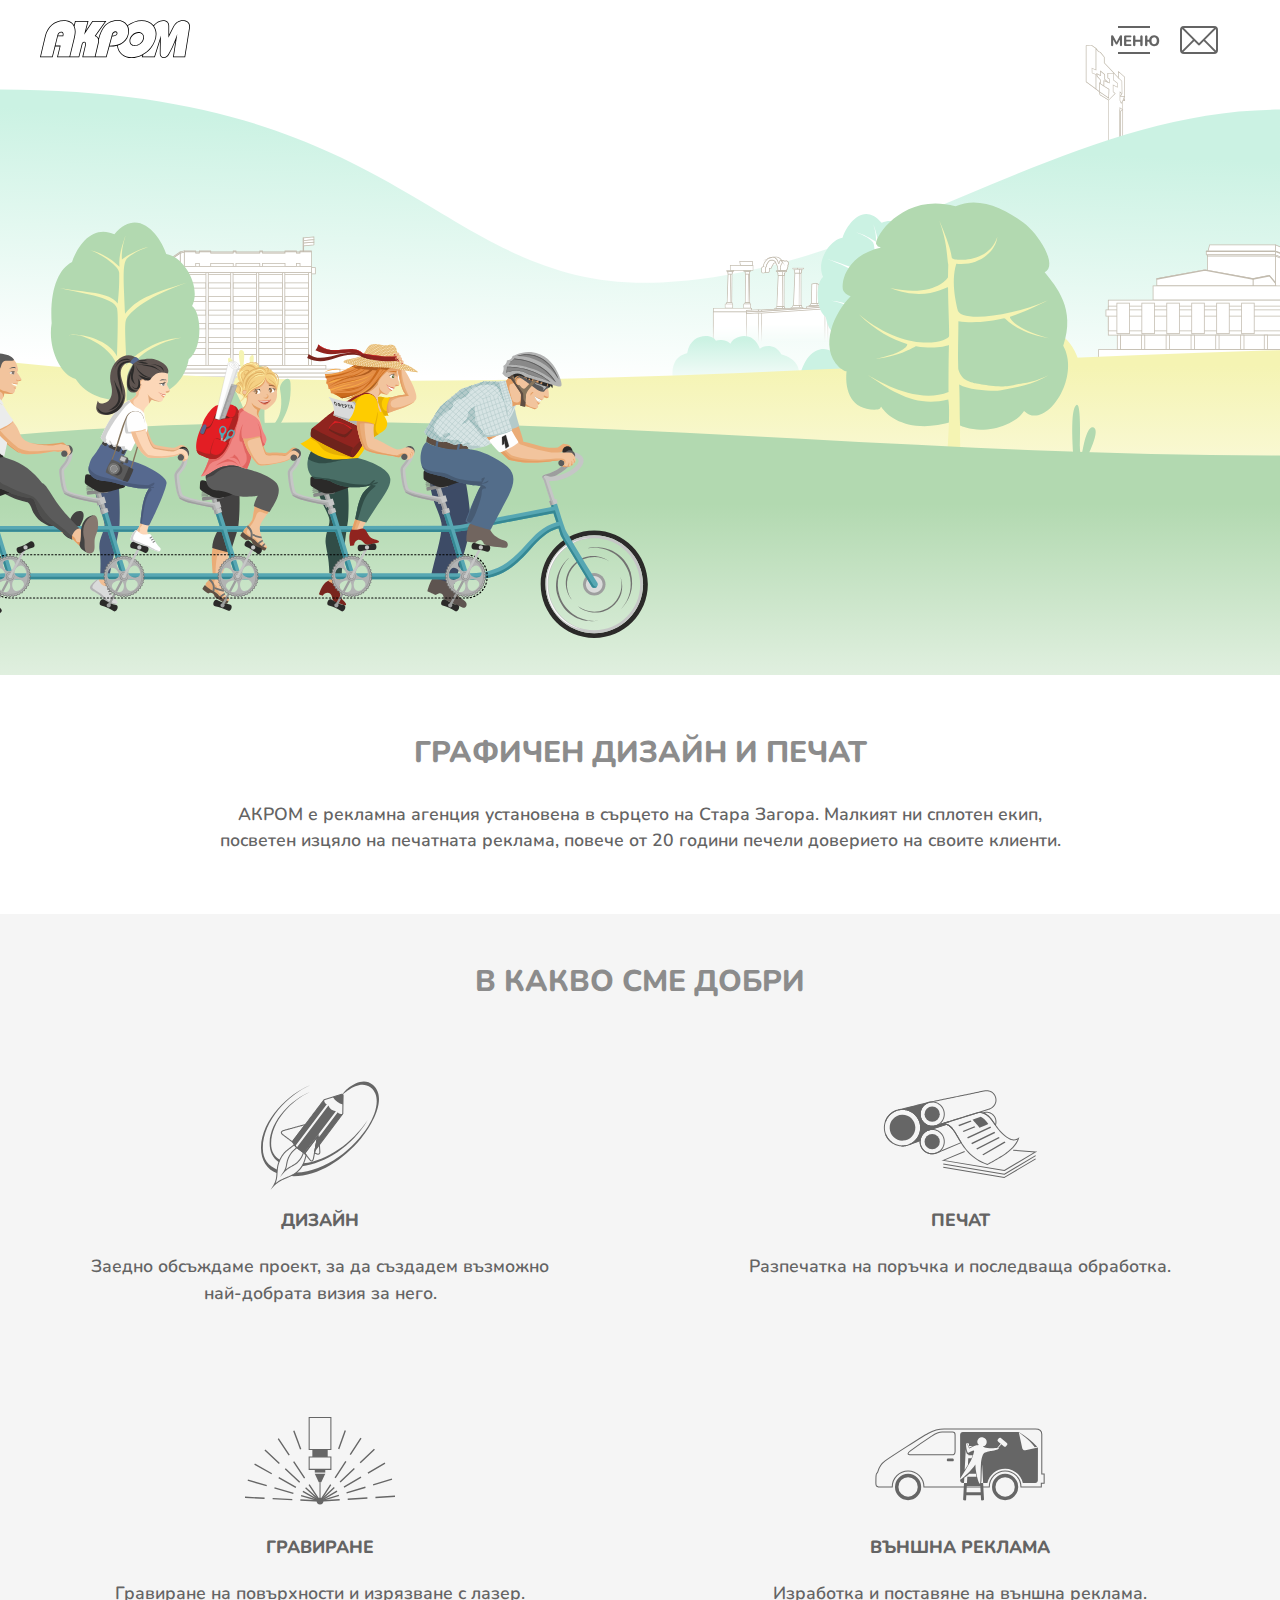
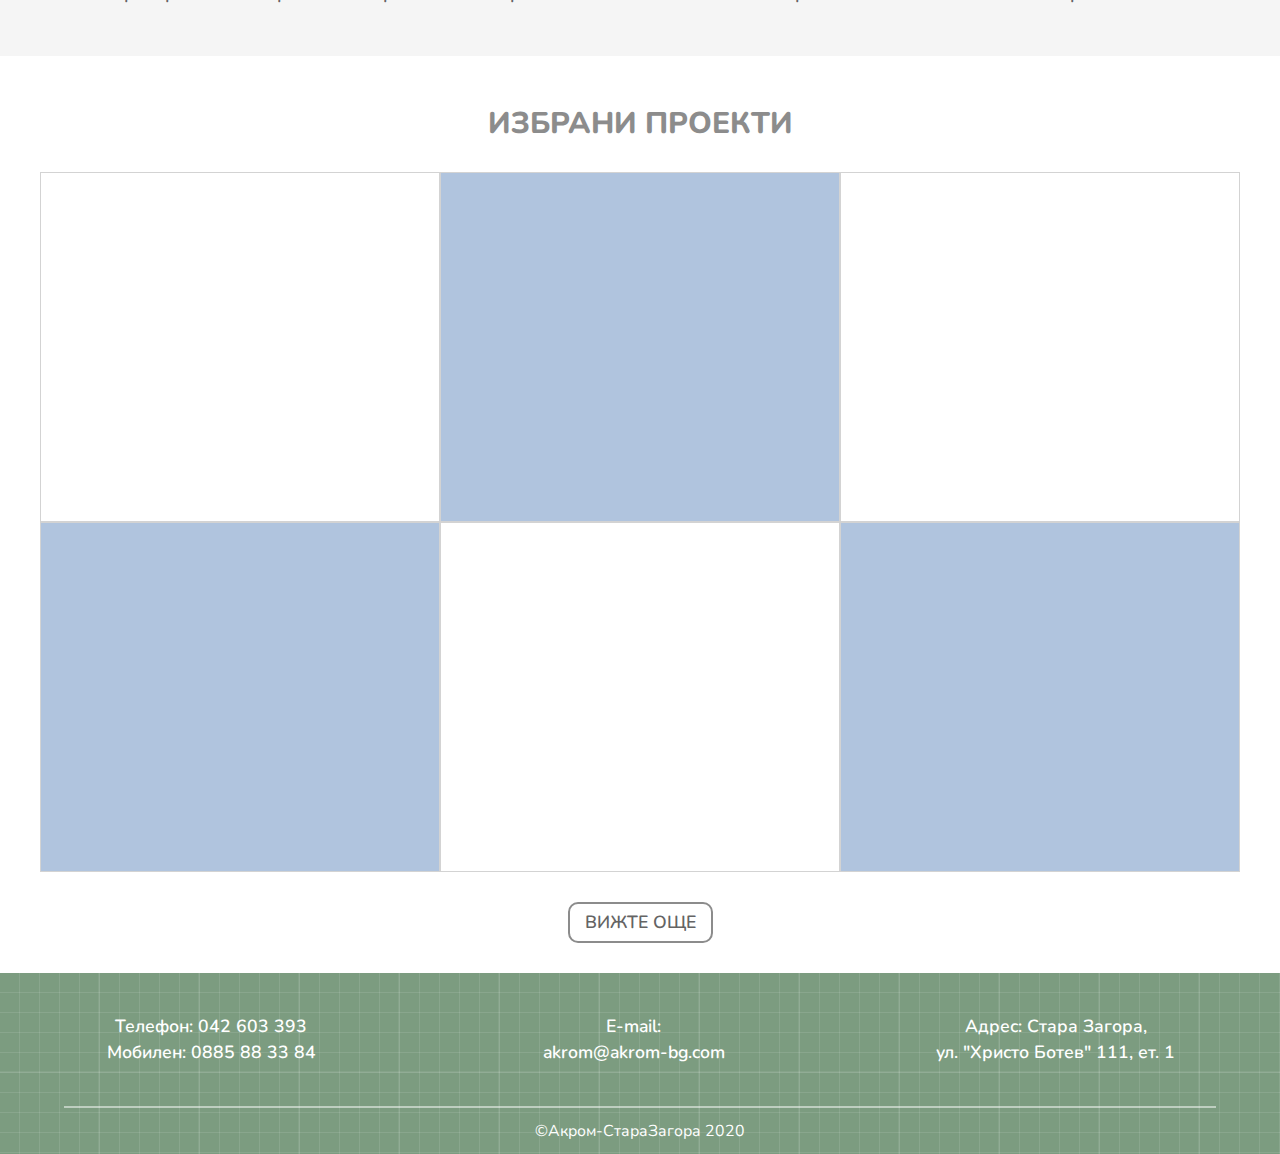
<file: index.html>
<!DOCTYPE html>
<html lang="en">

<head>
    <meta charset="UTF-8">
    <meta name="viewport" content="width=device-width, initial-scale=1.0">
    <title>Akrom</title>
    <link rel="stylesheet" href="styles.css">
    <link rel="stylesheet" href="header-buttons.css">
</head>

<body>
    <header>
        <div class="logo">
            <img src="akrom-logo.svg" alt="Akrom logo">
        </div>
        <div class="header-buttons">
            <div class="menu-btn">
                <span class="menu-top-bar"></span>
                <p class="menu-text">МЕНЮ</p>
                <span class="menu-bottom-bar"></span>
            </div>
            <div class="envelope-btn">
                <span class="env-left-line"></span>
                <span class="env-right-line"></span>
                <span class="env-left-line-bottom"></span>
                <span class="env-left-right-bottom"></span>
            </div>
        </div>
    </header>
    <div class="opened-menu">
        <div class="menu-base">
            <div class="close-btn">
                <span class="close-bar1"></span>
                <span class="close-bar2"></span>
            </div>
            <div class="menu">
                <ul>
                    <li>начало</li>
                    <li>услуги</li>
                    <li>проекти</li>
                    <li>контакти</li>
                </ul>
                <div class="facebook">
                    <a href="https://www.facebook.com/AKROMDESIGN/" target="_blank">Facebook</a>
                </div>
                <div class="envelope-icon">
                    <svg xmlns="http://www.w3.org/2000/svg" xmlns:xlink="http://www.w3.org/1999/xlink" xml:space="preserve"
                        width="43px" height="32px" version="1.1"
                        style="shape-rendering:geometricPrecision; text-rendering:geometricPrecision; fill-rule:evenodd; clip-rule:evenodd"
                        viewBox="0 0 3.19 2.34">
                        <g id="Layer_x0020_1">
                            <metadata id="CorelCorpID_0Corel-Layer" />
                            <path class="fil0"
                                d="M0.28 2.21l2.62 0c0.03,0 0.05,0 0.07,-0.01l-0.95 -0.95 -0.23 0.23c-0.11,0.11 -0.29,0.11 -0.4,0l-0.22 -0.23 -0.95 0.95c0.02,0.01 0.04,0.01 0.06,0.01zm1.83 -1.05l0.94 0.94c0.01,-0.01 0.01,-0.03 0.01,-0.05l0 -1.77c0,-0.02 0,-0.04 -0.01,-0.06l-0.94 0.94zm0.85 -1.02c-0.02,-0.01 -0.04,-0.01 -0.06,-0.01l-2.62 0c-0.01,0 -0.03,0 -0.05,0.01l1.25 1.25c0.06,0.06 0.16,0.06 0.22,0l1.26 -1.25zm-2.82 0.09c-0.01,0.01 -0.01,0.03 -0.01,0.05l0 1.77c0,0.02 0,0.04 0.01,0.05l0.94 -0.94 -0.94 -0.93zm2.76 2.11l-2.62 0c-0.15,0 -0.28,-0.13 -0.28,-0.29l0 -1.77c0,-0.15 0.13,-0.28 0.28,-0.28l2.62 0c0.16,0 0.29,0.13 0.29,0.28l0 1.77c0,0.16 -0.13,0.29 -0.29,0.29z" />
                        </g>
                    </svg>
                </div>
                <div class="send-inquiry-link">
                    <p>Изпрати <br>ЗАПИТВАНЕ</p>
                </div>
            </div>
        </div>
    </div>
    <div class="header-anim">
        <div class="landscape">
            <div class="back"></div>
            <div class="buildings"></div>
            <div class="middleview"></div>
            <div class="front"></div>
        </div>
        <div class="bike"><img src="akrom-bicyclers.svg" alt="Long bike ride"></div>
    </div>
    <section class="about">
        <p class="section-title">ГРАФИЧЕН ДИЗАЙН И ПЕЧАТ</p>
        <p>
            АКРОМ е рекламна агенция установена в сърцето на Стара Загора.
            Малкият ни сплотен екип, посветен изцяло на печатната реклама,
            повече от 20 години печели доверието на своите клиенти.
        </p>
    </section>
    <section class="services">
        <p class="section-title">В КАКВО СМЕ ДОБРИ</p>
        <div class="services-body">
            <div class="services-row">
                <div class="service">
                    <img src="design-icon.svg">
                    <p class="service-title">ДИЗАЙН</p>
                    <p class="service-details">
                        Заедно обсъждаме проект, за да създадем възможно най-добрата визия за него.
                    </p>
                </div>
                <div class="service">
                    <img src="print-icon.svg">
                    <p class="service-title">ПЕЧАТ</p>
                    <p class="service-details">
                        Разпечатка на поръчка и последваща обработка.
                    </p>
                </div>
            </div>
            <div class="services-row">
                <div class="service">
                    <img src="engraving-icon.svg">
                    <p class="service-title">ГРАВИРАНЕ</p>
                    <p class="service-details">
                        Гравиране на повърхности и изрязване с лазер.
                    </p>
                </div>
                <div class="service">
                    <img src="outside-adv-icon.svg">
                    <p class="service-title">ВЪНШНА РЕКЛАМА</p>
                    <p class="service-details">
                        Изработка и поставяне на външна реклама.
                    </p>
                </div>
            </div>
        </div>
    </section>
    <section class="selected-proj">
        <p class="section-title">ИЗБРАНИ ПРОЕКТИ</p>
        <div class="projects">
            <div class="project"></div>
            <div class="project"></div>
            <div class="project"></div>
            <div class="project"></div>
            <div class="project"></div>
            <div class="project"></div>
        </div>
        <a href="#" class="gallery-btn">ВИЖТЕ ОЩЕ</a>
    </section>
    <!-- <section class="map">
        <div class="mapouter">
            <div class="gmap_canvas">
                <iframe width="600" height="500" id="gmap_canvas"
                    src="https://maps.google.com/maps?q=%22Hristo%20Botev%22%20111%2C%20Stara%20Zagora&t=&z=17&ie=UTF8&iwloc=&output=embed"
                    frameborder="0" scrolling="no" marginheight="0" marginwidth="0">
                </iframe>
            </div>
        </div>
    </section> -->
    <footer>
        <div class="contacts">
            <div>
                <p>Телефон: 042 603 393</p>
                <p>Мобилен: 0885 88 33 84</p>
            </div>
            <div>
                <p>E-mail: <br>akrom@akrom-bg.com</p>
            </div>
            <div>
                <p>Адрес: Стара Загора, <br>ул. "Христо Ботев" 111, ет. 1</p>
            </div>
        </div>
        <div class="bottom-line"></div>
        <div class="copyright">
            <p>&copyАкром-СтараЗагора 2020</p>
        </div>
    </footer>

    <script src="vanilla-js.js"></script>
    <script src="header-buttons.js"></script>
</body>

</html>
</file>
<file: styles.css>
@import url('https://fonts.googleapis.com/css2?family=Nunito:wght@300;400;600;700;800&display=swap');

* {
    margin: 0;
    padding: 0;
    box-sizing: border-box;
}

body {
    font-family: 'Nunito', Arial, sans-serif;
    font-size: 1.1em;
    font-weight: 600;
    line-height: 1.5em;
    color: rgb(100, 100, 100);
}

header {
    position: fixed;
    width: 100vw;
    height: 60px;
    top: 0;
    left: 0;
    z-index: 50;
}

.logo {
    position: absolute;
    top: 20px;
    left: 40px;
}

.logo img {
    width: 150px;
}

.opened-menu {
    position: fixed;
    right: -150vh;
    top: -25vh;
    z-index: 100;
    transition: right .2s ease-in-out;
}

.menu-hint {
    right: -145vh;
}

.show-menu {
    right: -100vh;
}

.menu-base {
    width: 150vh;
    height: 150vh;
    background-color: rgb(247, 195, 94);
    border-radius: 50%;
}

.menu {
    position: absolute;
    top: calc(106vh / 2);
    left: calc(40vh / 2);
    text-align: center;
}

.menu ul {
    list-style-type: none;
}

.menu ul li {
    text-transform: uppercase;
    font-size: 1.5em;
    font-weight: 800;
    margin-bottom: 1.2em;
    cursor: pointer;
    color: rgb(70, 70, 70);
}

.facebook {
    font-size: 1.2em;
    font-weight: 800;
    margin-top: 30%;
}

.facebook a {
    text-decoration: none;
    color: rgb(70, 70, 70);
}

.envelope-icon {
    margin-top: 100px;
    margin-bottom: 10px;
}

.envelope-icon svg {
    fill: rgb(70, 70, 70);
}

.envelope-icon:hover {
    animation: shake 0.2s;
}

@keyframes shake {
    0% {transform: rotate(-5deg);}
    20% {transform: rotate(-10deg);}
    40% {transform: rotate(-5deg);}
    50% {transform: rotate(0deg);}
    60% {transform: rotate(5deg);}
    80% {transform: rotate(10deg);}
    100% {transform: rotate(5deg);}
}

.send-inquiry-link {
    font-size: 1.2em;
    font-weight: 800;
    color: rgb(70, 70, 70);
    cursor: pointer;
}

.header-anim {
    position: relative;
    width: 100%;
    height: 75vh;
    min-height: 600px;
    overflow-x: hidden;
}

.landscape {
    position: absolute;
    bottom: 0;
    left: 0;
    height: 5%;
    width: 100%;
    /* background: #015871; */
}

.back {
    position: absolute;
    bottom: 0;
    left: 0;
    width: 100%;
    height: 70vh;
    background: url("back.svg") no-repeat;
    background-size: 100%;
}

.buildings {
    position: absolute;
    bottom: 0;
    left: 0;
    width: 6652px;
    height: 445px;
    background: url("buildings.svg");
    animation: buildings 60s linear infinite;
}

.middleview {
    position: absolute;
    bottom: 0;
    left: 0;
    width: 7228px;
    height: 461px;
    background: url("middle.svg");
    animation: middleview 30s linear infinite;
}

.front {
    position: absolute;
    bottom: 0;
    left: 0;
    width: 6652px;
    height: 552px;
    background: url("front.svg");
    animation: front 10s linear infinite;
}

@keyframes middleview {
    0% {
        transform: translateX(0);
    }
    100% {
        transform: translateX(-1807px);
    }
}

@keyframes front {
    0% {
        transform: translateX(0);
    }
    100% {
        transform: translateX(-1663px);
    }
}

@keyframes buildings {
    0% {
        transform: translateX(0);
    }
    100% {
        transform: translateX(-1663px);
    }
}

.bike {
    position: absolute;
    bottom: 30px;
}

.bike img {
    width: 60vw;
    max-width: 800px;
    min-width: 650px;
}

section {
    padding-top: 50px;
    text-align: center;
}

.section-title {
    margin-bottom: 30px;
    font-size: 1.7em;
    font-weight: 800;
    line-height: 1.2em;
    color: rgb(140, 140, 140);
}

.about {
    max-width: 900px;
    margin: 60px auto;
    padding: 0 20px;
}

.services {
    background-color: rgb(245, 245, 245);
}

.services-body, .services-row {
    display: flex;
    flex-direction: row;
    flex-wrap: wrap;
    justify-content: center;
}

.services-body div {
    width: 100%;
    min-width: 315px;
}

.services-row div {
    max-width: 700px;
    width: 50%;
    padding: 50px 33px;
}

.service img {
    height: 110px;
}

.service-title {
    font-weight: 800;
    margin-top: 10px;
    margin-bottom: 20px;
}

.service-details {
    text-align: center;
    max-width: 500px;
    margin: 0 auto;
}

.selected-proj {
    background-color: rgb(255, 255, 255);
}

.projects {
    display: flex;
    flex-direction: row;
    flex-wrap: wrap;
    justify-content: center;
    max-width: 1200px;
    margin: 0 auto;
}

.project {
    max-width: 550px;
    width: 400px;
    height: 350px;
    border: 1px solid lightgray;
}

.project:nth-child(2n) {
    background: lightsteelblue;
}

.gallery-btn {
    display: inline-block;
    text-decoration: none;
    font-weight: 600;
    color: rgb(100, 100, 100);
    border: 2px solid rgb(140, 140, 140);
    border-radius: 10px;
    padding: 5px 15px;
    margin: 30px 0;
}

.gallery-btn:hover {
    color: chocolate;
    border-color: chocolate;
}

.mapouter {
    position: relative;
    text-align: right;
    height: 500px;
    width: 600px;
    margin: 0 auto;
}

.gmap_canvas {
    overflow: hidden;
    background: none !important;
    height: 500px;
    width: 600px;
}

footer {
    background-color: rgb(124, 156, 128);
    background-image: linear-gradient(rgba(255, 255, 255, .07) 2px, transparent 2px), linear-gradient(90deg, rgba(255, 255, 255, .07) 2px, transparent 2px), linear-gradient(rgba(255, 255, 255, .1) 1px, transparent 1px), linear-gradient(90deg, rgba(255, 255, 255, .1) 1px, transparent 1px);
    background-size: 100px 100px, 100px 100px, 20px 20px, 20px 20px;
    background-position: -2px -2px, -2px -2px, -1px -1px, -1px -1px;
}

.contacts {
    text-align: center;
    overflow: hidden;
}

.contacts div {
    float: left;
    width: 33%;
    color: rgb(255, 255, 255);
    padding: 40px 0;
}

.bottom-line {
    width: 90%;
    height: 2px;
    background-color: rgba(255, 255, 255, 0.5);
    margin: 0 auto;
}

.copyright {
    color: rgb(255, 255, 255);
    font-size: 0.9em;
    font-weight: 400;
    text-align: center;
    padding: 10px 0;
}

@media only screen and (max-width: 600px) {
    .header-anim {
        height: 60vh;
    }
}
</file>
<file: header-buttons.css>
@import url('https://fonts.googleapis.com/css2?family=Nunito:wght@300;400;600;700;800&display=swap');

.header-buttons {
    position: absolute;
    top: 26px;
    right: 170px;
}

.menu-btn {
    position: absolute;
    width: 50px;
    height: 28px;
    /* background-color: orange; */
    cursor: pointer;
}

.menu-top-bar,
.menu-bottom-bar,
.close-bar1,
.close-bar2 {
    position: absolute;
    display: block;
    width: 32px;
    height: 2px;
    background-color: rgb(100, 100, 100);
    transition: transform .4s ease-in-out;
}

.menu-top-bar {
    left: 8px;
    top: 0;
}

.menu-bottom-bar {
    left: 8px;
    bottom: 0;
}

.menu-text {
    position: absolute;
    font-family: 'Nunito', Arial, sans-serif;
    font-size: 0.85em;
    font-weight: 800;
    margin: 2px auto;
    transition: all .2s;
}

.hovered .menu-top-bar {
    transform: translate(0, 13px);
}

.hovered .menu-text {
    transform: scaleY(0.1);
    opacity: 0;
}

.hovered .menu-bottom-bar {
    transform: translate(0, -13px);
}

.envelope-btn {
    position: absolute;
    /* display: block; */
    left: 70px;
    width: 38px;
    height: 28px;
    border: 2px solid rgb(100, 100, 100);
    border-radius: 4px;
    box-sizing: border-box;
    cursor: pointer;
    /* transition: right .3s ease-in-out; */
}

.env-left-line,
.env-right-line,
.env-left-line-bottom,
.env-left-right-bottom {
    position: absolute;
    display: block;
    background-color: rgb(100, 100, 100);
}

.env-left-line,
.env-right-line {
    width: 25px;
    height: 2px;
}

.env-left-line {
    transform: rotate(45deg);
    top: 7px;
    left: -4px;
}

.env-right-line {
    transform: rotate(-45deg);
    top: 7px;
    left: 13px;
}

.env-left-line-bottom,
.env-left-right-bottom {
    width: 18px;
    height: 2px;
}

.env-left-line-bottom {
    transform: rotate(-45deg);
    top: 17px;
    left: -3px;
}

.env-left-right-bottom {
    transform: rotate(45deg);
    top: 17px;
    left: 19px;
}

.shake-envelope {
    animation: shake 0.2s;
}

@keyframes shake {
    0% {transform: rotate(-5deg);}
    20% {transform: rotate(-10deg);}
    40% {transform: rotate(-5deg);}
    50% {transform: rotate(0deg);}
    60% {transform: rotate(5deg);}
    80% {transform: rotate(10deg);}
    100% {transform: rotate(5deg);}
}

.close-btn {
    position: absolute;
    visibility: hidden;
    top: 29vh;
    left: 42vh;
    width: 25px;
    height: 25px;
    cursor: pointer;
    z-index: 150;
}

.close-bar1 {
    top: 11px;
    left: -5px;
}

.close-bar2 {
    top: 11px;
    left: -5px;
}

.active-close {
    visibility: visible;
}

.active-close .close-bar1 {
    opacity: 1;
    transform: rotate(45deg);
}

.active-close .close-bar2 {
    opacity: 1;
    transform: rotate(-45deg);
}

.hide {
    display: none;
}
</file>
